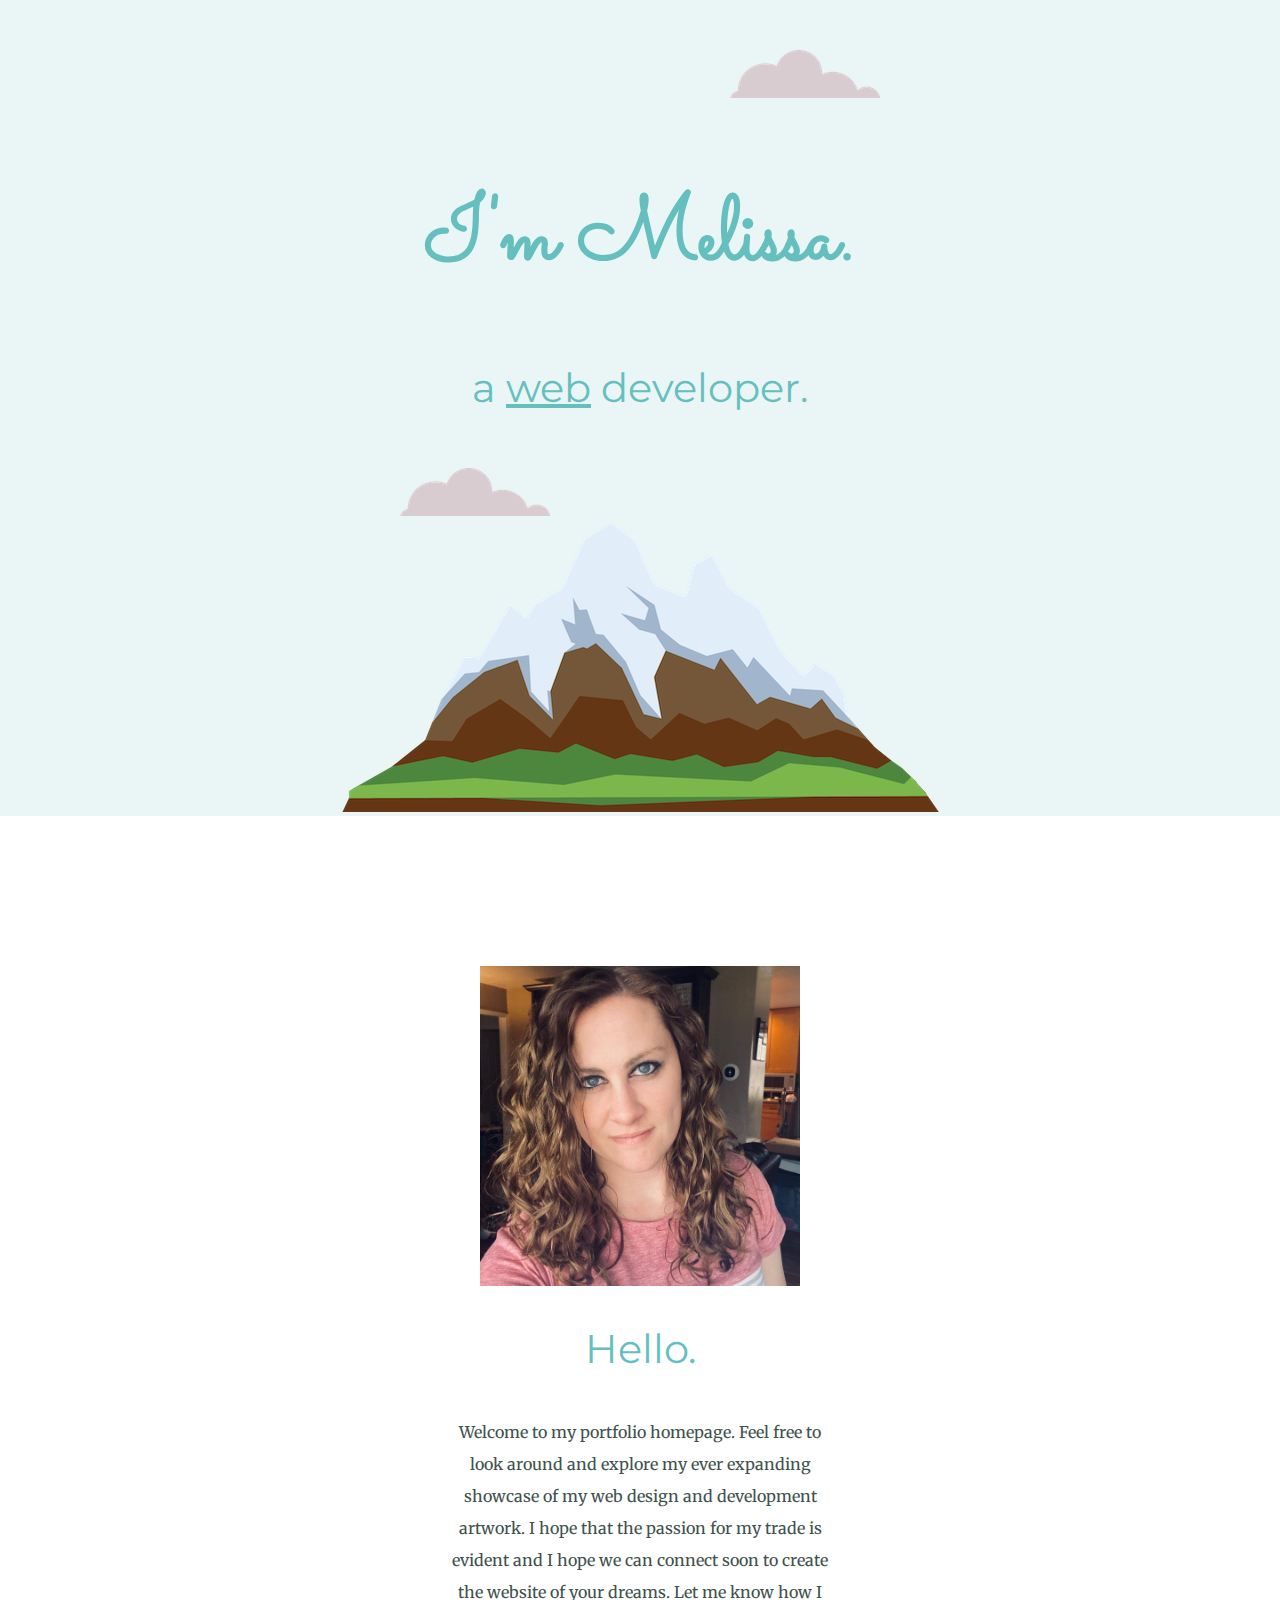
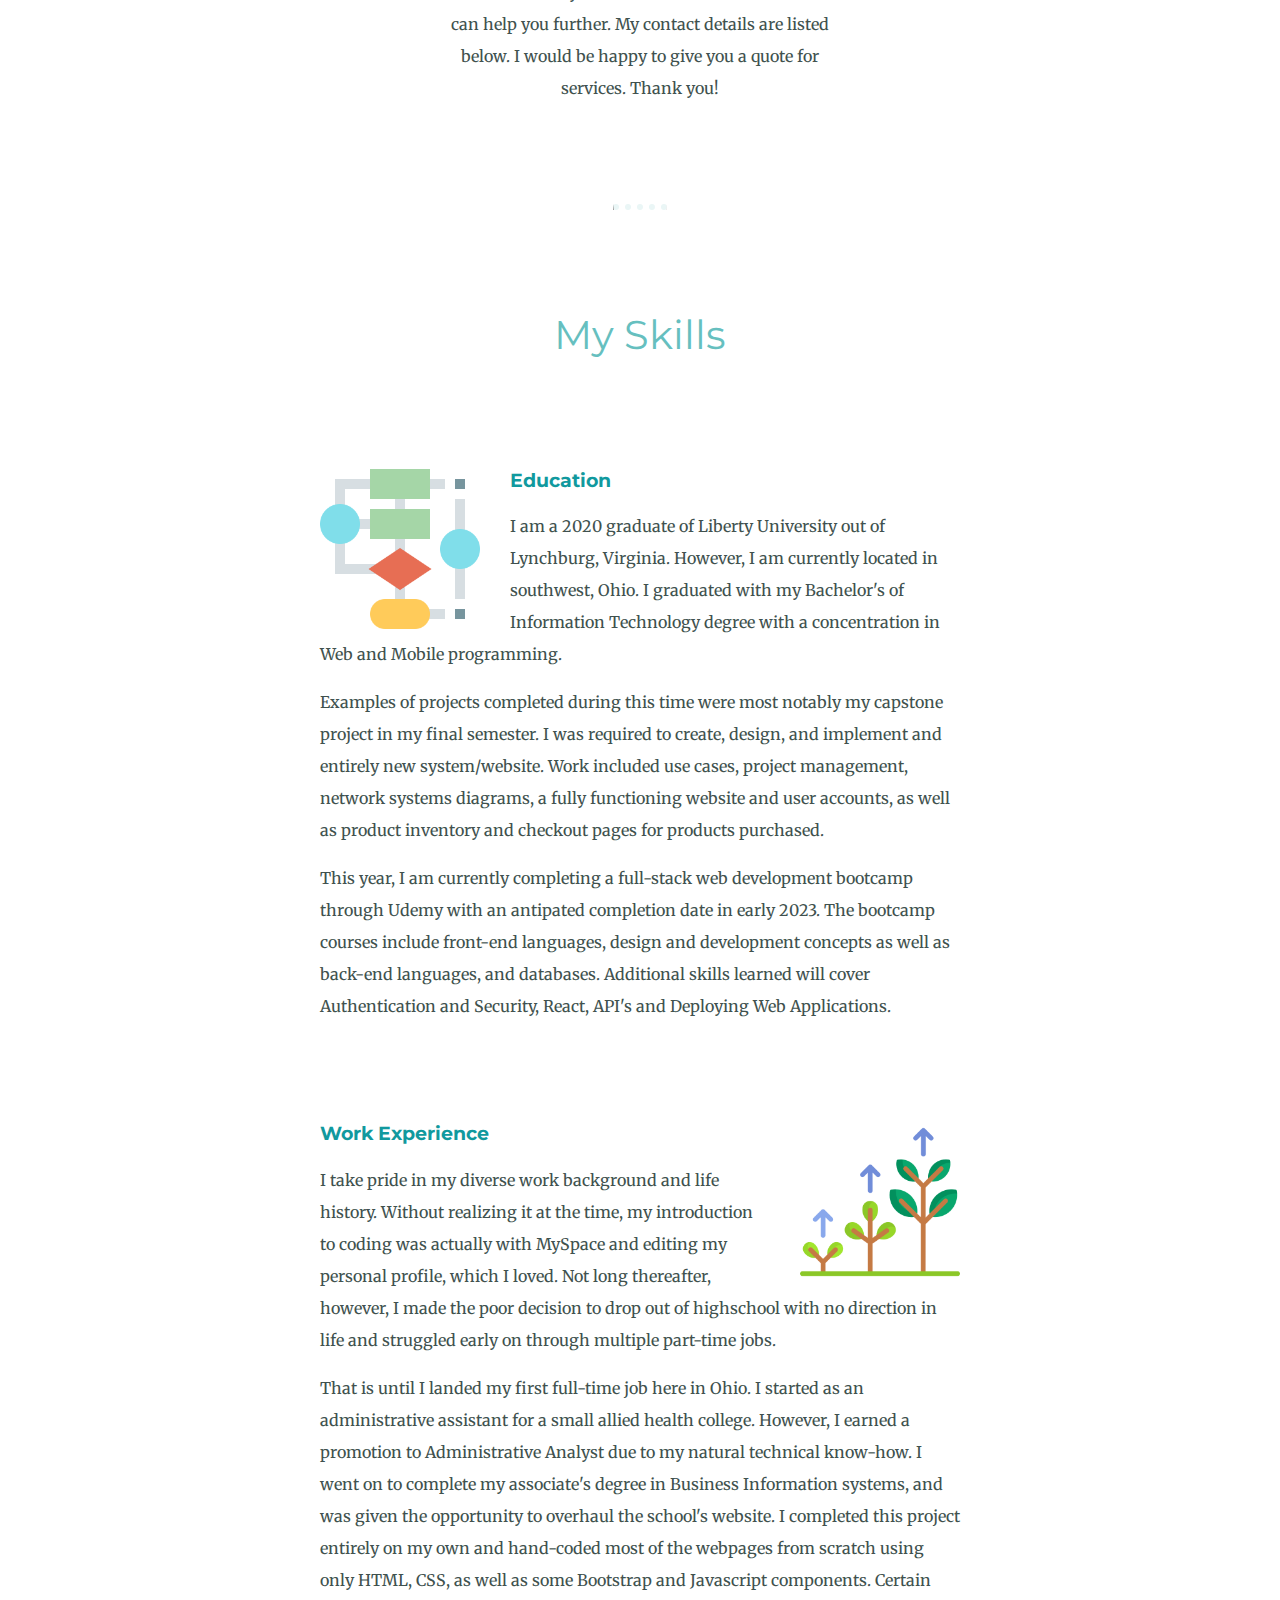
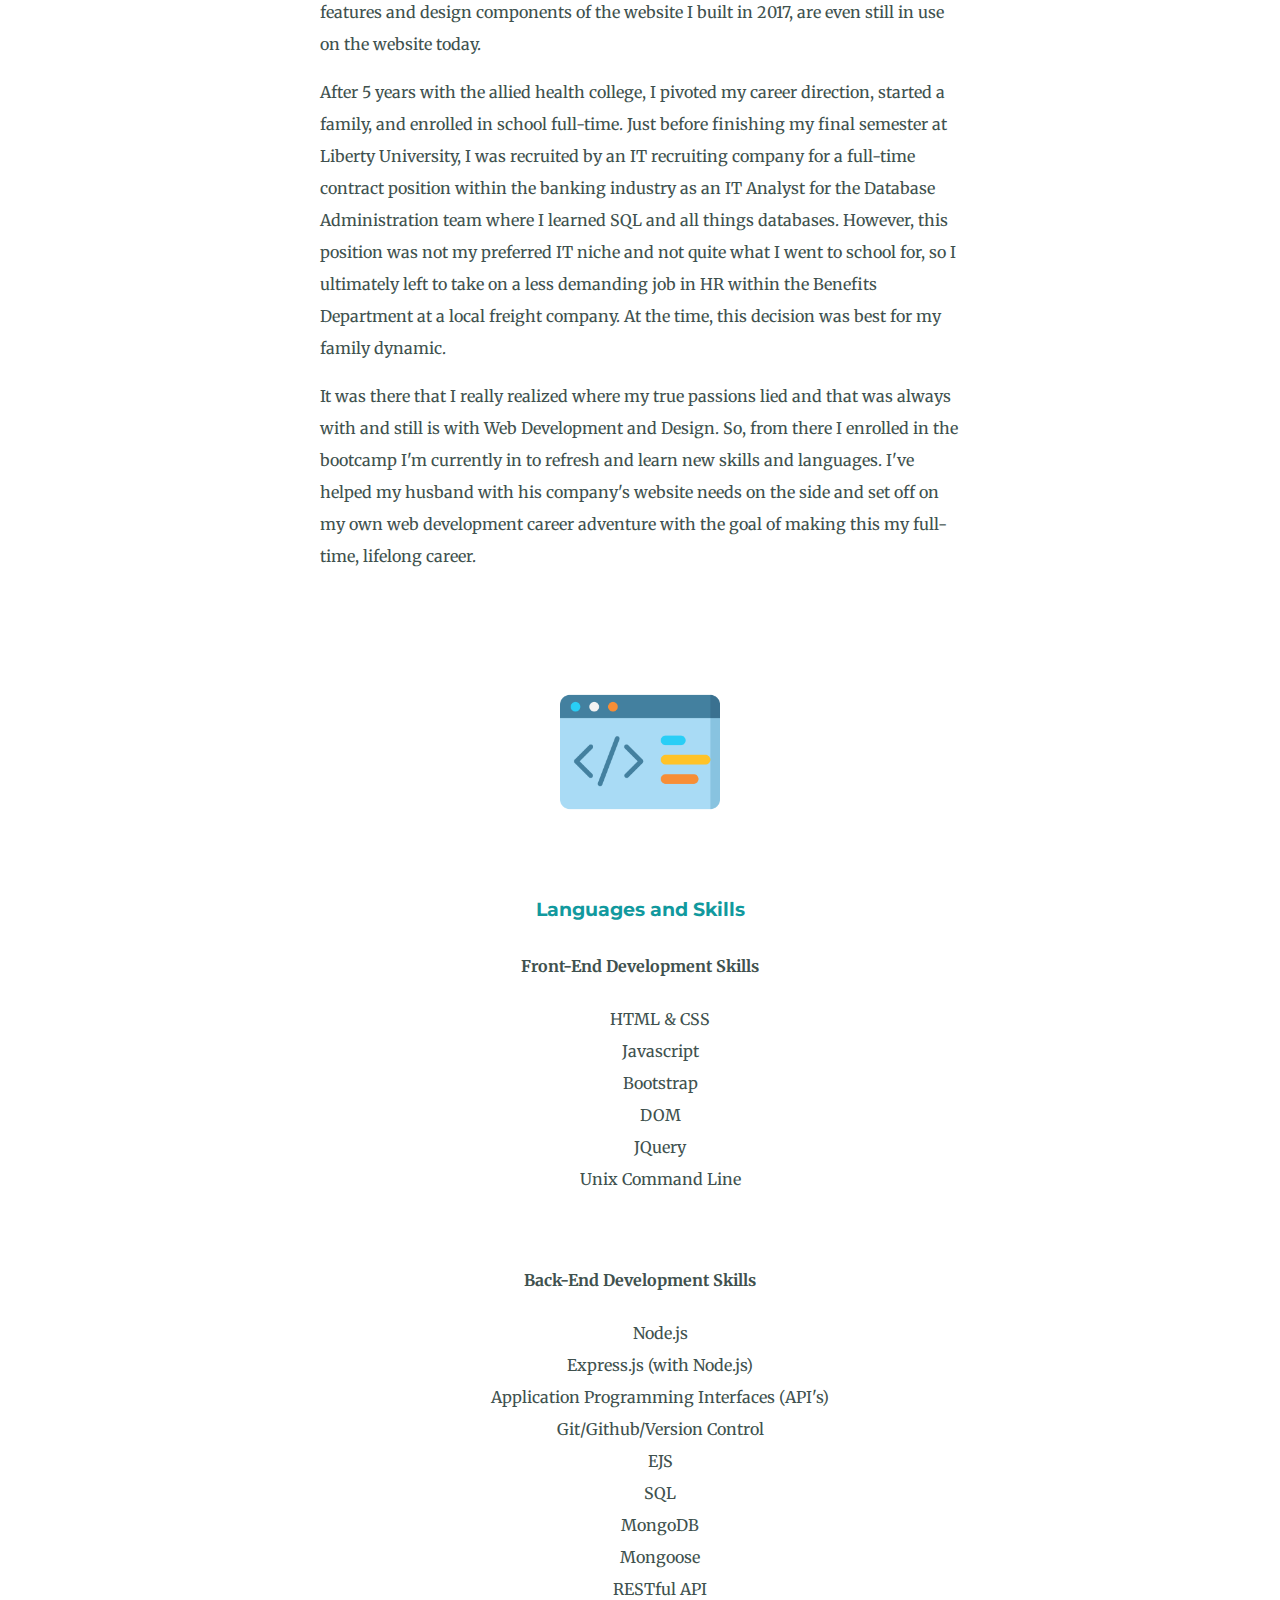
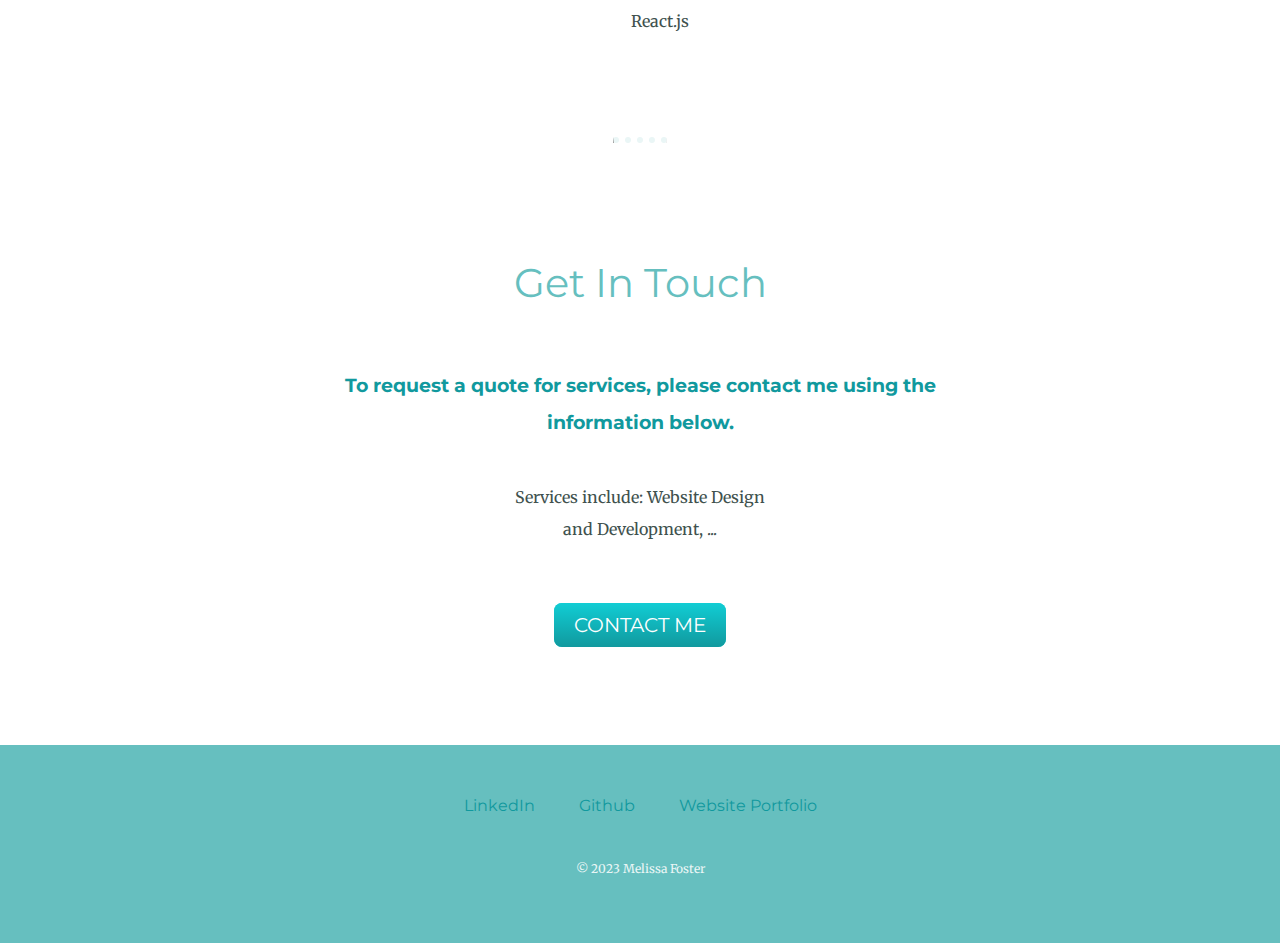
<file: index.html>
<!DOCTYPE html>
<html lang="en">
<head><meta charset="UTF-8">
    <title>Melissa Foster</title>
    <meta name="viewport" content="width=device-width,initial-scale=1">
    <link rel="stylesheet" type="text/css" href="CSS\style.css">
    <link rel="icon" href="M.png">
        
    <script src=""></script>

<!--Merriweather font style from Google fonts-->
<link rel="preconnect" href="https://fonts.googleapis.com">
<link rel="preconnect" href="https://fonts.gstatic.com" crossorigin>
<link href="https://fonts.googleapis.com/css2?family=Merriweather&family=Montserrat&family=Sacramento&display=swap" rel="stylesheet">

</head>


<!--Website color scheme is: #F4FCD9 #C5D8A4 #BB9981 #534340  -->

<body>

<div class="top-container">
<img class="top-cloud" src="Images\cloud.png" alt="cloud-img">
 <h1>I'm Melissa.</h1>
 <h2>a <span class="web">web</span> developer.</h2>
 <img class="bottom-cloud" src="Images\cloud.png" alt="cloud-img">
 <img src="Images\mountain.png" alt="mountain-img">
</div>

<div class="middle-container">
    <div class="profile">
      <img class="profile-pic" src="Images\Portfolio-Self-Pic.jpg" alt="Melissa">
      <h2>Hello.</h2>
      <p class="intro">Welcome to my portfolio homepage. Feel free to look around and explore my ever expanding showcase of my web design and development artwork. I hope that the passion for my trade is evident and I hope we can connect soon to create the website of your dreams. Let me know how I can help you further. My contact details are listed below. I would be happy to give you a quote for services. Thank you! </p>
    </div>
    <hr>
    <div class="skills">
        <h2>My Skills</h2>
        <div class="skill-row">
          <img class="skill-row-img1" src="Images/algorithm.png" alt="algorithm-img">
          <h3>Education</h3>  
          <p class="skill-row-para1"> I am a 2020 graduate of Liberty University out of Lynchburg, Virginia. However, I am currently located in southwest, Ohio. I graduated with my Bachelor's of Information Technology degree with a concentration in Web and Mobile programming.</p>
          <p>Examples of projects completed during this time were most notably my capstone project in my final semester. I was required to create, design, and implement and entirely new system/website. Work included use cases, project management, network systems diagrams, a fully functioning website and user accounts, as well as product inventory and checkout pages for products purchased.</p> 
          <p>This year, I am currently completing a full-stack web development bootcamp through Udemy with an antipated completion date in early 2023. The bootcamp courses include front-end languages, design and development concepts as well as back-end languages, and databases. Additional skills learned will cover Authentication and Security, React, API's and Deploying Web Applications.</p>
          </div>

        <div class="skill-row">
            <img class="skill-row-img2" src="Images/growth.png" alt="growth-img">
            <h3>Work Experience</h3>
            <p class="skill-row-para2">I take pride in my diverse work background and life history. Without realizing it at the time, my introduction to coding was actually with MySpace and editing my personal profile, which I loved. Not long thereafter, however, I made the poor decision to drop out of highschool with no direction in life and struggled early on through multiple part-time jobs.</p>
            <p>That is until I landed my first full-time job here in Ohio. I started as an administrative assistant for a small allied health college. However, I earned a promotion to Administrative Analyst due to my natural technical know-how. I went on to complete my associate's degree in Business Information systems, and was given the opportunity to overhaul the school's website. I completed this project entirely on my own and hand-coded most of the webpages from scratch using only HTML, CSS, as well as some Bootstrap and Javascript components. Certain features and design components of the website I built in 2017, are even still in use on the website today.</p>
            <p>After 5 years with the allied health college, I pivoted my career direction, started a family, and enrolled in school full-time. Just before finishing my final semester at Liberty University, I was recruited by an IT recruiting company for a full-time contract position within the banking industry as an IT Analyst for the Database Administration team where I learned SQL and all things databases. However, this position was not my preferred IT niche and not quite what I went to school for, so I ultimately left to take on a less demanding job in HR within the Benefits Department at a local freight company. At the time, this decision was best for my family dynamic. </p>
            <p>It was there that I really realized where my true passions lied and that was always with and still is with Web Development and Design. So, from there I enrolled in the bootcamp I'm currently in to refresh and learn new skills and languages. I've helped my husband with his company's website needs on the side and set off on my own web development career adventure with the goal of making this my full-time, lifelong career. </p> 
        </div>
          
        <div class="list-container">
          <img class="skill-row-img3" src="Images\code.png" alt="coding-img">
          <h3>Languages and Skills</h3>
              <h4>Front-End Development Skills</h4>
              <ul style="list-style: none;">
                  <li>HTML & CSS</li>
                  <li>Javascript</li>
                  <li>Bootstrap</li>
                  <li>DOM</li>
                  <li>JQuery</li>
                  <li>Unix Command Line</li>
              </ul>
              <br>
              <h4>Back-End Development Skills</h4> 
              <ul style="list-style: none;">
                  <li>Node.js</li>
                  <li>Express.js (with Node.js)</li>
                  <li>Application Programming Interfaces (API's)</li>
                  <li>Git/Github/Version Control</li>
                  <li>EJS</li>
                  <li>SQL</li>
                  <li>MongoDB</li>
                  <li>Mongoose</li>
                  <li>RESTful API</li>
                  <li>React.js</li>
              </ul>
        </div>
</div>

    <hr>
    <div class="contact-me">
      <h2>Get In Touch</h2>
      <h3>To request a quote for services, please contact me using the information below.</h3>
      <p class="contact-message">Services include: Website Design and Development, ...</p>
      <a class="btn" href="mailto:Mcoons91@gmail.com">CONTACT ME</a>
    </div>
  </div>
  
  
  <div class="bottom-container">
    <a class="footer-link" href="https://www.linkedin.com/in/melissa-foster-476512128/">LinkedIn</a>
    <a class="footer-link" href="https://github.com/Mcoons91/LibertyCapstone.git">Github</a>
    <a class="footer-link" href="#">Website Portfolio</a>
    <p class="copyright" style="padding: 30px;"> © 2023 Melissa Foster</p>
  </div>

</body>
</html>
</file>
